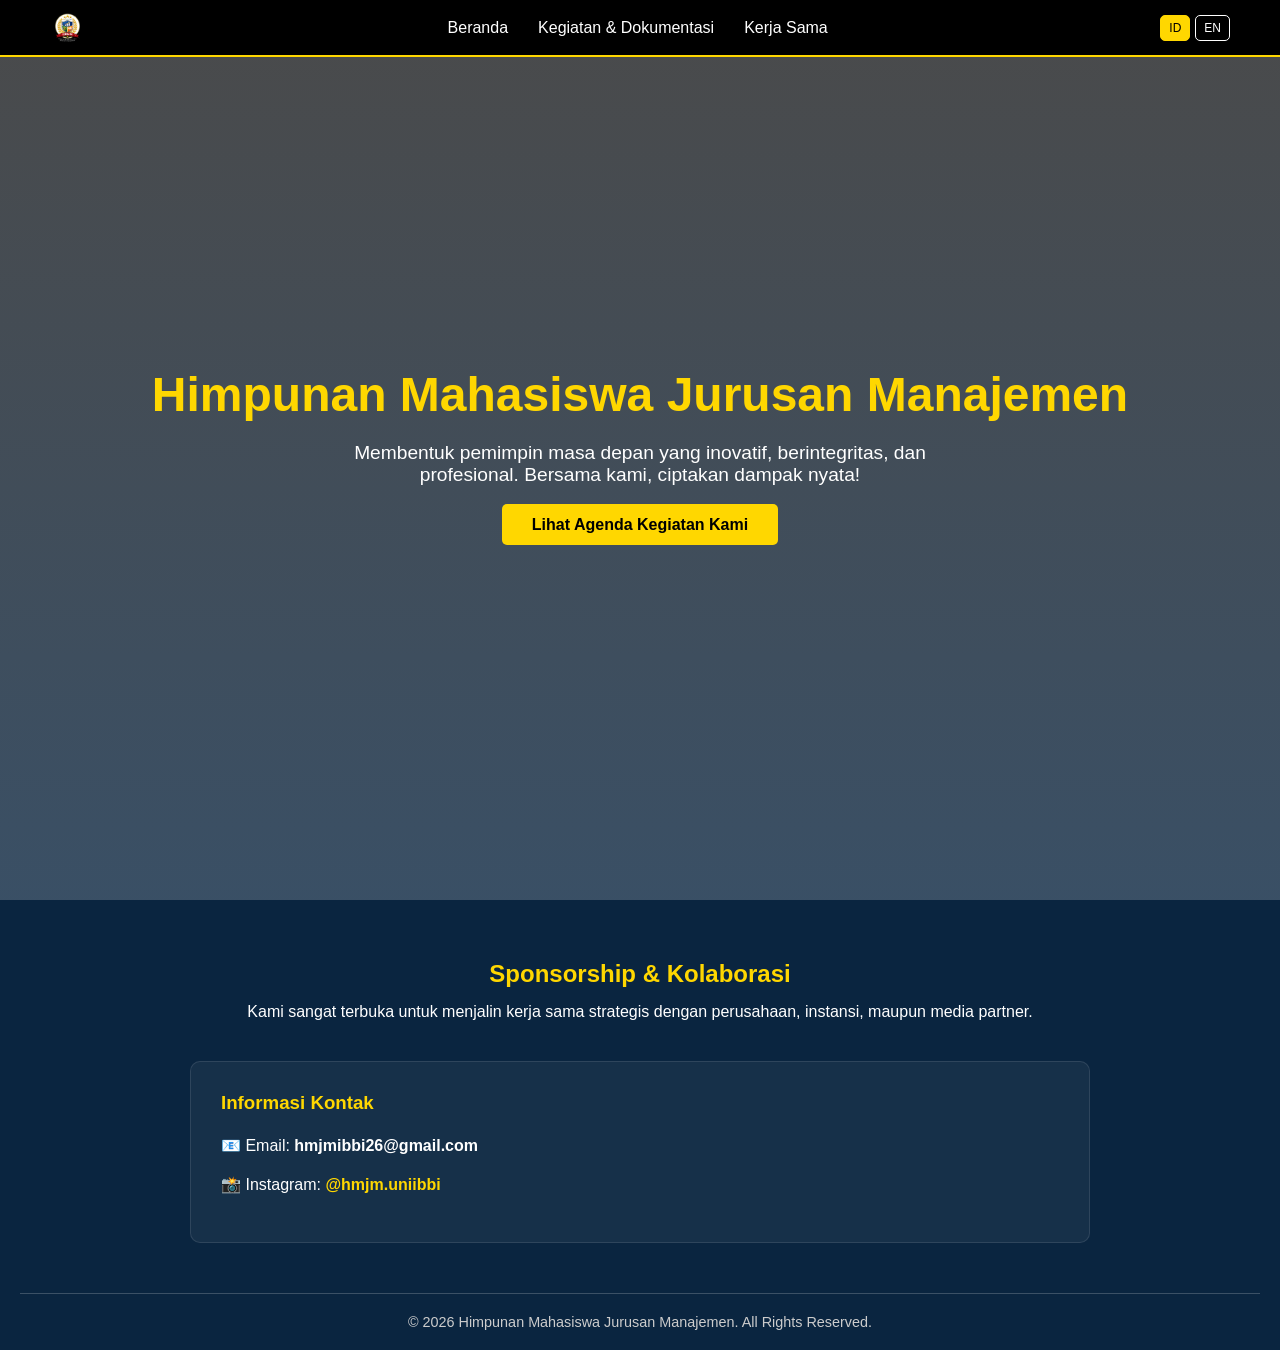
<file: index.html>
<!DOCTYPE html>
<html lang="id">
<head>
    <meta charset="UTF-8">
    <meta name="viewport" content="width=device-width, initial-scale=1.0">
    <title>Himpunan Mahasiswa Jurusan Manajemen - Beranda</title>
    <link rel="stylesheet" href="style.css">
</head>
<body>

    <nav id="navbar">
        <a href="index.html" class="logo-link">
            <img src="logohmjm.png" alt="Logo HMJM" class="logo-img">
        </a>
        
        <ul class="nav-links">
            <li><a id="nav-home" href="index.html">Beranda</a></li>
            <li><a id="nav-program" href="program.html">Kegiatan & Dokumentasi</a></li>
            <li><a id="nav-partner" href="kerjasama.html">Kerja Sama</a></li>
        </ul>

        <div class="lang-switch">
            <button id="lang-id" class="lang-btn active">ID</button>
            <button id="lang-en" class="lang-btn">EN</button>
        </div>
        <div class="burger">
            <div class="line1"></div>
            <div class="line2"></div>
            <div class="line3"></div>
        </div>
    </nav>

    <header id="beranda" class="hero-section">
        <div class="hero-content">
            <h1 id="hero-title">Himpunan Mahasiswa Jurusan Manajemen</h1>
            <p id="hero-subtitle">Membentuk pemimpin masa depan yang inovatif, berintegritas, dan profesional. Bersama kami, ciptakan dampak nyata!</p>
            <a id="hero-btn" href="program.html" class="btn">Lihat Agenda Kegiatan Kami</a>
        </div>
    </header>

    <footer id="kontak">
        <h2 id="footer-title">Sponsorship & Kolaborasi</h2>
        <p id="footer-text">Kami sangat terbuka untuk menjalin kerja sama strategis dengan perusahaan, instansi, maupun media partner.</p>
        
        <div class="contact-container">
            <div class="contact-info">
                <h3 id="contact-title">Informasi Kontak</h3>
                <p>📧 Email: <strong>hmjmibbi26@gmail.com</strong></p>
                <p>📸 Instagram: <strong><a href="https://www.instagram.com/hmjm.uniibbi/" target="_blank" style="color: #FFD700; text-decoration: none;">@hmjm.uniibbi</a></strong></p>
            </div>
        </div>

        <div class="footer-bottom">
            <p id="footer-copyright">&copy; 2026 Himpunan Mahasiswa Jurusan Manajemen. All Rights Reserved.</p>
        </div>
    </footer>

    <script src="script.js"></script>
</body>
</html>
</file>
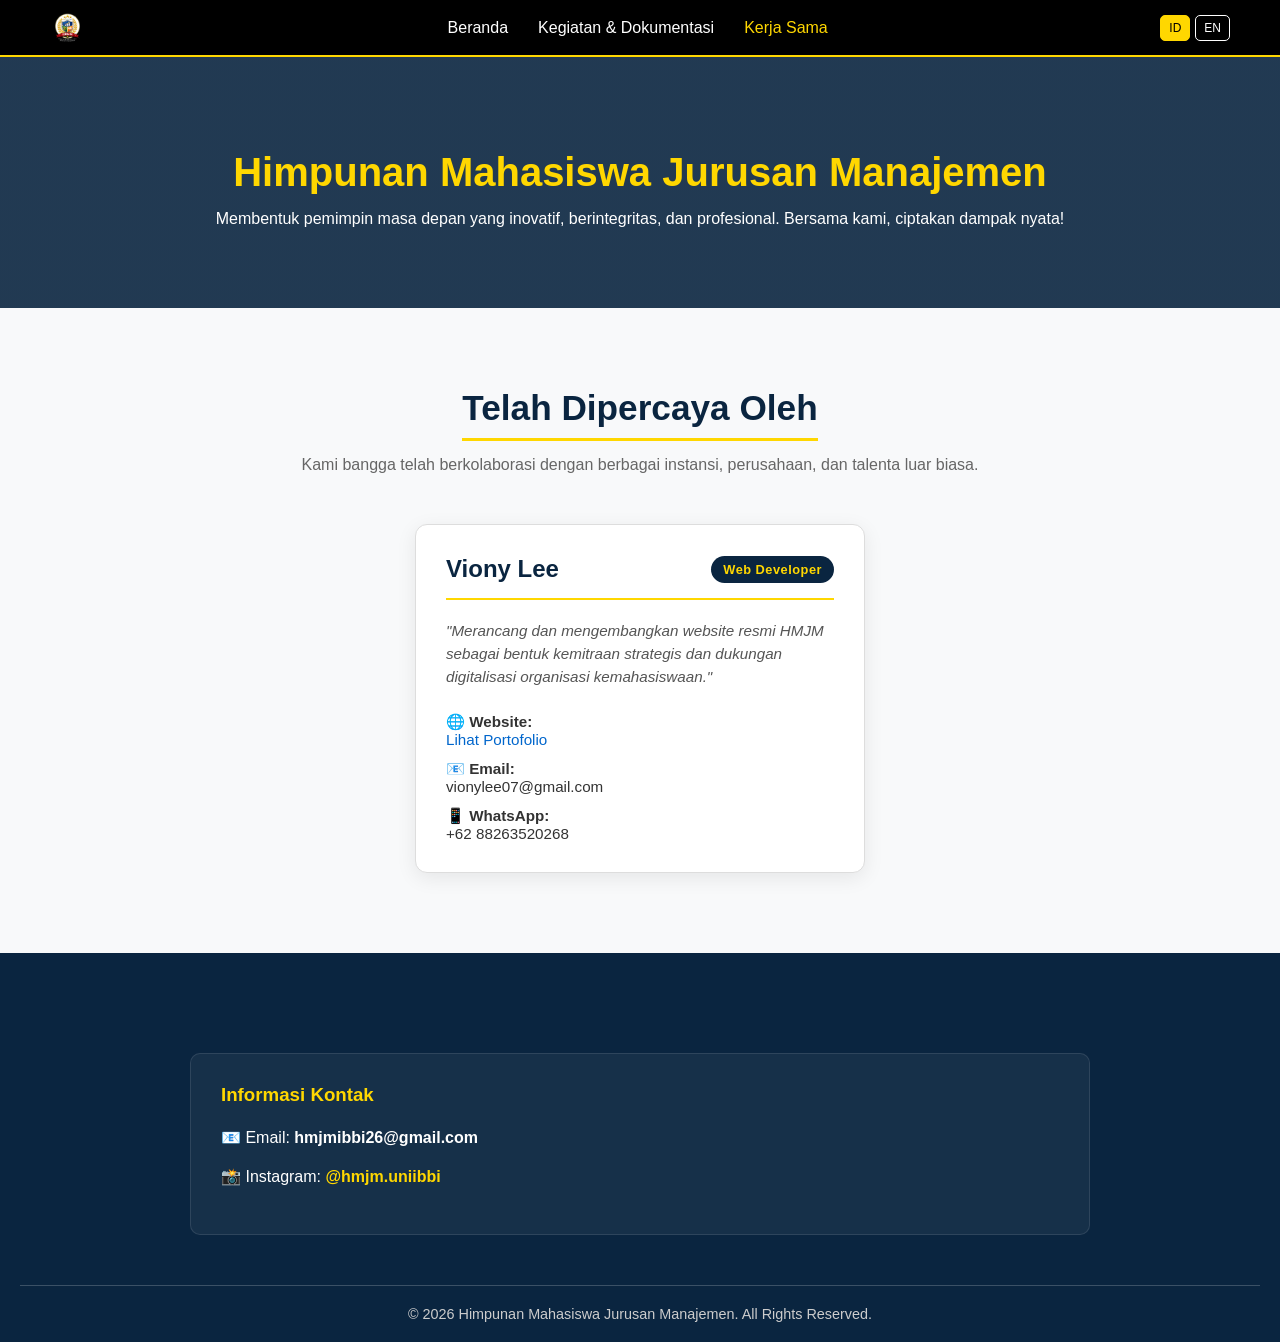
<file: kerjasama.html>
<!DOCTYPE html>
<html lang="id">
<head>
    <meta charset="UTF-8">
    <meta name="viewport" content="width=device-width, initial-scale=1.0">
    <title>Kerja Sama & Sponsorship - HMJM</title>
    <link rel="stylesheet" href="style.css">
</head>
<body class="page-program">

    <nav id="navbar" class="scrolled">
        <a href="index.html" class="logo-link">
            <img src="logohmjm.png" alt="Logo HMJM" class="logo-img">
        </a>
        <ul class="nav-links">
            <li><a id="nav-home" href="index.html">Beranda</a></li>
            <li><a id="nav-program" href="program.html">Kegiatan & Dokumentasi</a></li>
            <li><a id="nav-partner" href="kerjasama.html" style="color: #FFD700;">Kerja Sama</a></li>
        </ul>
        <div class="lang-switch">
            <button id="lang-id" class="lang-btn active">ID</button>
            <button id="lang-en" class="lang-btn">EN</button>
        </div>
        <div class="burger">
            <div class="line1"></div>
            <div class="line2"></div>
            <div class="line3"></div>
        </div>
    </nav>

    <header class="page-header">
        <h1 id="hero-title">Sponsorship & Kolaborasi</h1>
        <p id="hero-subtitle">Mari menjalin kemitraan strategis untuk menciptakan program-program yang berdampak positif bagi mahasiswa dan masyarakat.</p>
    </header>

    <section class="partners-section" style="background-color: #f8f9fa; padding: 80px 20px; text-align: center; min-height: 50vh;">
        <div class="section-title">
            <h2 id="partner-title">Telah Dipercaya Oleh</h2>
            <p id="partner-sub" style="color: #666; margin-bottom: 40px;">Kami bangga telah berkolaborasi dengan berbagai instansi, perusahaan, dan talenta luar biasa.</p>
        </div>
        
        <div class="partners-grid" style="display: flex; justify-content: center; align-items: center; flex-wrap: wrap; gap: 30px; max-width: 900px; margin: 0 auto;">
            
            <div class="partner-card" style="background: white; border: 1px solid #ddd; padding: 30px; border-radius: 12px; box-shadow: 0 5px 20px rgba(0,0,0,0.08); text-align: left; width: 100%; max-width: 450px; transition: transform 0.3s ease;">
                
                <div style="display: flex; justify-content: space-between; align-items: center; border-bottom: 2px solid #FFD700; padding-bottom: 15px; margin-bottom: 20px;">
                    <h3 id="partner-name" style="color: #0A2540; margin: 0; font-size: 1.5rem;">Viony Lee</h3>
                    <span id="partner-role" style="background-color: #0A2540; color: #FFD700; font-size: 0.8rem; padding: 6px 12px; border-radius: 20px; font-weight: bold; letter-spacing: 0.5px;">Web Developer</span>
                </div>
                
                <p style="color: #555; font-size: 0.95rem; margin-bottom: 25px; font-style: italic; line-height: 1.5;">
                    <span id="partner-desc">"Merancang dan mengembangkan website resmi HMJM sebagai bentuk kemitraan strategis dan dukungan digitalisasi organisasi kemahasiswaan."</span>
                </p>
                
                <p style="margin-bottom: 12px; font-size: 0.95rem;">
                    🌐 <strong>Website:</strong> <br>
                    <a href="https://vionylele.github.io/vionylee.github.io/" target="_blank" style="color: #0066cc; text-decoration: none;">Lihat Portofolio</a>
                </p>
                
                <p style="margin-bottom: 12px; font-size: 0.95rem;">
                    📧 <strong>Email:</strong> <br>
                    <a href="mailto:vionylee07@gmail.com" style="color: #333; text-decoration: none;">vionylee07@gmail.com</a>
                </p>
                
                <p style="margin-bottom: 0; font-size: 0.95rem;">
                    📱 <strong>WhatsApp:</strong> <br>
                    <a href="https://wa.me/6288263520268" target="_blank" style="color: #333; text-decoration: none;">+62 88263520268</a>
                </p>
            </div>

        </div>
    </section>
    <footer id="kontak">
        <div class="contact-container">
            <div class="contact-info">
                <h3 id="contact-title">Informasi Kontak</h3>
                <p>📧 Email: <strong>hmjmibbi26@gmail.com</strong></p>
                <p>📸 Instagram: <strong><a href="https://www.instagram.com/hmjm.uniibbi/" target="_blank" style="color: #FFD700; text-decoration: none;">@hmjm.uniibbi</a></strong></p>
            </div>
        </div>

        <div class="footer-bottom">
            <p id="footer-copyright">&copy; 2026 Himpunan Mahasiswa Jurusan Manajemen. All Rights Reserved.</p>
        </div>
    </footer>

    <script src="script.js"></script>
</body>
</html>
</file>
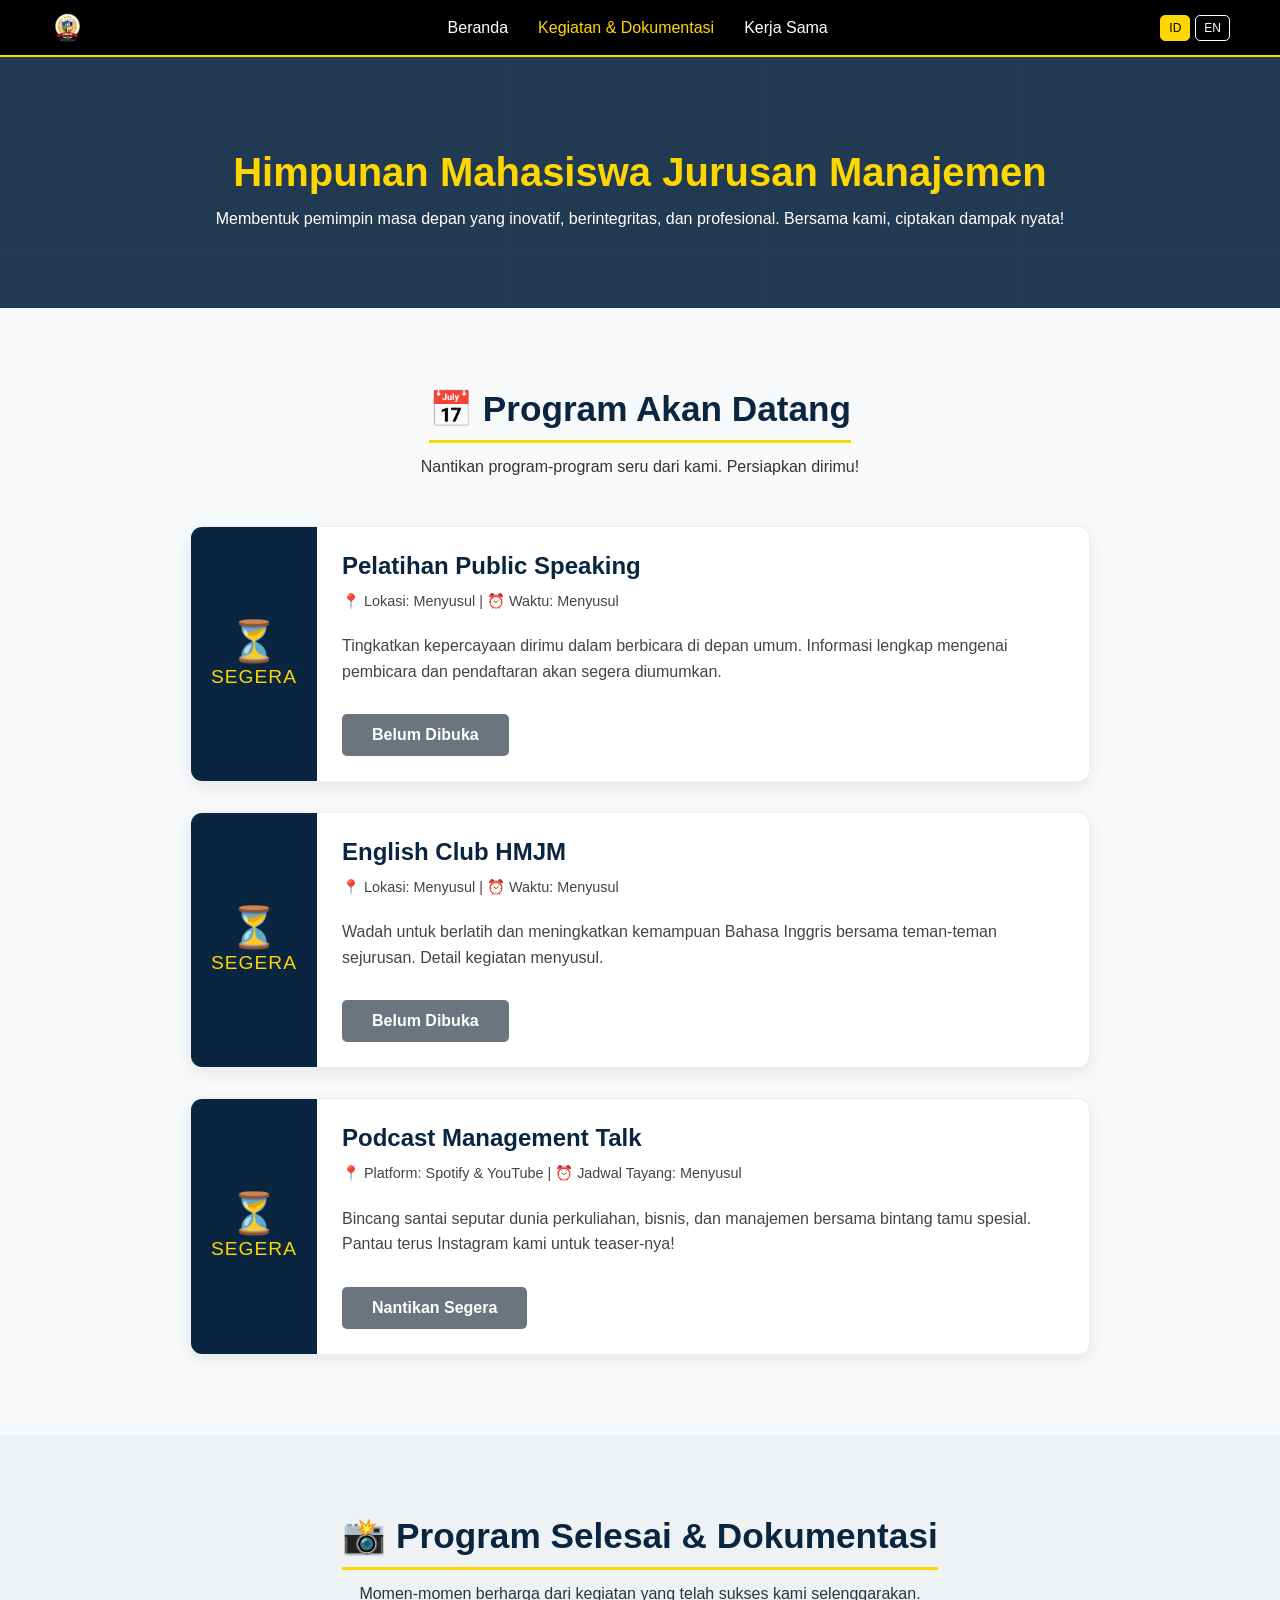
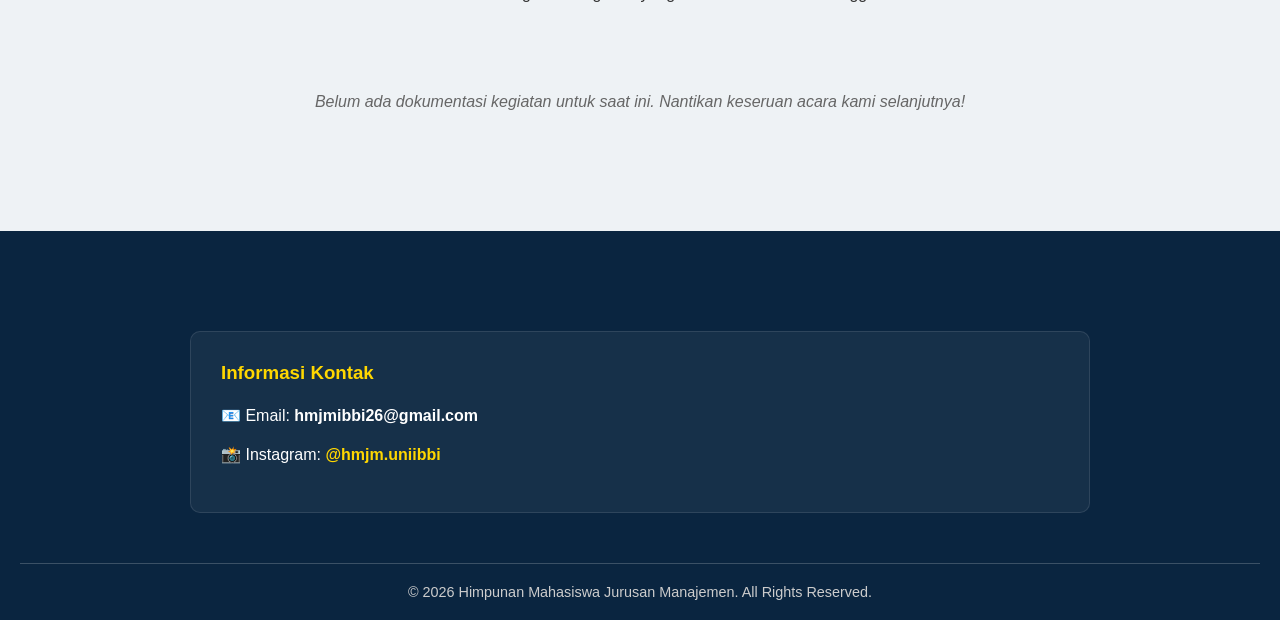
<file: program.html>
<!DOCTYPE html>
<html lang="id">
<head>
    <meta charset="UTF-8">
    <meta name="viewport" content="width=device-width, initial-scale=1.0">
    <title>Program & Kegiatan - HMJM</title>
    <link rel="stylesheet" href="style.css">
</head>
<body class="page-program">

    <nav id="navbar" class="scrolled">
        <a href="index.html" class="logo-link">
            <img src="logohmjm.png" alt="Logo HMJM" class="logo-img">
        </a>
        
        <ul class="nav-links">
            <li><a id="nav-home" href="index.html">Beranda</a></li>
            <li><a id="nav-program" href="program.html" style="color: #FFD700;">Kegiatan & Dokumentasi</a></li>
            <li><a id="nav-partner" href="kerjasama.html">Kerja Sama</a></li>
        </ul>
        <div class="lang-switch">
            <button id="lang-id" class="lang-btn active">ID</button>
            <button id="lang-en" class="lang-btn">EN</button>
        </div>
        <div class="burger">
            <div class="line1"></div>
            <div class="line2"></div>
            <div class="line3"></div>
        </div>
    </nav>

    <header class="page-header">
        <h1 id="hero-title">Program & Kegiatan HMJM</h1>
        <p id="hero-subtitle">Jadilah bagian dari perjalanan kami dalam mengembangkan potensi dan membangun relasi.</p>
    </header>

    <section class="upcoming-section">
        <div class="section-title">
            <h2 id="section-title">📅 Program Akan Datang</h2>
            <p id="section-sub">Nantikan program-program seru dari kami. Persiapkan dirimu!</p>
        </div>

        <div class="agenda-container">
            
            <div class="agenda-card">
                <div class="agenda-date">
                    <span class="day">⏳</span>
                    <span class="month">Segera</span>
                </div>
                <div class="agenda-info">
                    <h3 id="card1-title">Pelatihan Public Speaking</h3>
                    <p id="card1-meta" class="agenda-meta">📍 Lokasi: Menyusul | ⏰ Waktu: Menyusul</p>
                    <p id="card1-desc"><strong>Status: Coming Soon.</strong><br>Tingkatkan kepercayaan dirimu dalam berbicara di depan umum. Informasi lengkap mengenai pembicara dan pendaftaran akan segera diumumkan.</p>
                    <a id="card1-btn" href="#" class="btn btn-register" style="background-color: #6c757d; cursor: not-allowed; pointer-events: none;">Belum Dibuka</a>
                </div>
            </div>

            <div class="agenda-card">
                <div class="agenda-date">
                    <span class="day">⏳</span>
                    <span class="month">Segera</span>
                </div>
                <div class="agenda-info">
                    <h3 id="card2-title">English Club HMJM</h3>
                    <p id="card2-meta" class="agenda-meta">📍 Lokasi: Menyusul | ⏰ Waktu: Menyusul</p>
                    <p id="card2-desc"><strong>Status: Coming Soon.</strong><br>Wadah untuk berlatih dan meningkatkan kemampuan Bahasa Inggris bersama teman-teman sejurusan. Detail kegiatan menyusul.</p>
                    <a id="card2-btn" href="#" class="btn btn-register" style="background-color: #6c757d; cursor: not-allowed; pointer-events: none;">Belum Dibuka</a>
                </div>
            </div>

            <div class="agenda-card">
                <div class="agenda-date">
                    <span class="day">⏳</span>
                    <span class="month">Segera</span>
                </div>
                <div class="agenda-info">
                    <h3 id="card3-title">Podcast Management Talk</h3>
                    <p id="card3-meta" class="agenda-meta">📍 Platform: Spotify & YouTube | ⏰ Jadwal Tayang: Menyusul</p>
                    <p id="card3-desc"><strong>Status: Coming Soon.</strong><br>Bincang santai seputar dunia perkuliahan, bisnis, dan manajemen bersama bintang tamu spesial. Pantau terus Instagram kami untuk teaser-nya!</p>
                    <a id="card3-btn" href="#" class="btn btn-register" style="background-color: #6c757d; cursor: not-allowed; pointer-events: none;">Nantikan Segera</a>
                </div>
            </div>

        </div>
    </section>

    <section class="past-section">
        <div class="section-title">
            <h2 id="done-title">📸 Program Selesai & Dokumentasi</h2>
            <p id="done-sub">Momen-momen berharga dari kegiatan yang telah sukses kami selenggarakan.</p>
        </div>

        <div class="gallery-grid" style="display: block; text-align: center;">
            <p style="color: #666; font-style: italic; padding: 40px 0;">Belum ada dokumentasi kegiatan untuk saat ini. Nantikan keseruan acara kami selanjutnya!</p>
        </div>
    </section>

    <footer id="kontak">
         <div class="contact-container">
            <div class="contact-info">
                <h3 id="contact-title">Informasi Kontak</h3>
                <p>📧 Email: <strong>hmjmibbi26@gmail.com</strong></p>
                <p>📸 Instagram: <strong><a href="https://www.instagram.com/hmjm.uniibbi/" target="_blank" style="color: #FFD700; text-decoration: none;">@hmjm.uniibbi</a></strong></p>
            </div>
        </div>

        <div class="footer-bottom">
            <p id="footer-copyright">&copy; 2026 Himpunan Mahasiswa Jurusan Manajemen. All Rights Reserved.</p>
        </div>
    </footer>

    <script src="script.js"></script>
</body>
</html>
</file>
<file: style.css>
/* =========================================
   Reset & Base Styles
========================================= */
* {
    margin: 0;
    padding: 0;
    box-sizing: border-box;
    font-family: 'Segoe UI', Tahoma, Geneva, Verdana, sans-serif;
    scroll-behavior: smooth;
}

body {
    background-color: #f8f9fa;
    color: #333;
}

/* =========================================
   Navigasi (Navbar) & Logo
========================================= */
nav {
    display: flex;
    justify-content: space-between;
    align-items: center;
    padding: 10px 50px;
    background-color: #000000; /* Diubah menjadi Hitam agar menyatu dengan background logo JPG */
    color: white;
    position: fixed;
    width: 100%;
    top: 0;
    z-index: 1000;
    transition: background 0.3s ease;
    border-bottom: 2px solid #FFD700; /* Garis emas tipis di bawah navbar */
}

.lang-switch {
    display: flex;
    gap: 5px;
}

nav.scrolled {
    background-color: #111111;
    box-shadow: 0 4px 6px rgba(0,0,0,0.3);
}

/* Pengaturan Ukuran Logo */
.logo-link {
    display: flex;
    align-items: center;
}

.logo-img {
    height: 35px; /* Diperkecil agar tidak kebesaran */
    width: auto;
    object-fit: contain;
    display: block;
}

.nav-links {
    list-style: none;
    display: flex;
}

.nav-links li {
    margin-left: 30px;
}

.lang-switch {
    display: flex;
    gap: 5px;
    position: relative;
    z-index: 9999;
}

.lang-btn {
    border: 1px solid #fff;
    background: transparent;
    color: #fff;
    padding: 5px 8px;
    border-radius: 5px;
    cursor: pointer;
    font-size: 0.75rem;
    pointer-events: auto;
    display: inline-block;
}

.lang-btn.active {
    background: #FFD700;
    color: #000;
    border-color: #FFD700;
}

/* Responsive Navbar */
@media (max-width: 768px) {
    nav {
        padding: 10px 20px;
    }
    .nav-links {
        flex-direction: column;
        position: absolute;
        top: 60px;
        right: 0;
        width: 100%;
        background: #0A2540;
        display: none;
        text-align: center;
        padding: 20px 0;
        z-index: 999;
    }
    .nav-links li {
        margin: 15px 0;
    }
    .burger {
        display: block;
    }
    .lang-switch {
        position: absolute;
        right: 70px;
        top: 10px;
        display: flex;
        gap: 5px;
    }
    .lang-btn {
        border: 1px solid #fff;
        background: transparent;
        color: #fff;
        padding: 5px 8px;
        border-radius: 5px;
        cursor: pointer;
        font-size: 0.75rem;
    }
    .lang-btn.active {
        background: #FFD700;
        color: #000;
        border-color: #FFD700;
    }
}

@media (max-width: 480px) {
    .logo-img {
        height: 28px;
    }
    .hero-content h1 {
        font-size: 2rem;
    }
    .hero-content p {
        font-size: 1rem;
    }
}

.nav-links a {
    color: white;
    text-decoration: none;
    font-weight: 500;
    transition: color 0.3s;
}

.nav-links a:hover {
    color: #FFD700;
}

.burger {
    display: none;
    cursor: pointer;
}

.burger div {
    width: 25px;
    height: 3px;
    background-color: white;
    margin: 5px;
    transition: all 0.3s ease;
}

/* =========================================
   Hero Section (Beranda)
========================================= */
.hero-section {
    height: 100vh;
    background: linear-gradient(rgba(0, 0, 0, 0.7), rgba(10, 37, 64, 0.8)), url('https://images.unsplash.com/photo-1521737604893-d14cc237f11d?ixlib=rb-4.0.3&auto=format&fit=crop&w=1920&q=80') center/cover;
    display: flex;
    justify-content: center;
    align-items: center;
    text-align: center;
    color: white;
    padding: 0 20px;
}

.hero-content h1 {
    font-size: 3rem;
    margin-bottom: 20px;
    color: #FFD700;
}

.hero-content p {
    font-size: 1.2rem;
    margin-bottom: 30px;
    max-width: 600px;
    margin-left: auto;
    margin-right: auto;
}

.btn {
    padding: 12px 30px;
    background-color: #FFD700;
    color: #000;
    text-decoration: none;
    font-weight: bold;
    border-radius: 5px;
    transition: background 0.3s;
    border: none;
    cursor: pointer;
}

.btn:hover {
    background-color: #e6c200;
}

/* =========================================
   Sections Umum & Tentang Kami
========================================= */
section {
    padding: 100px 20px 80px 20px; /* Padding atas ditambahkan agar tidak tertutup navbar */
    text-align: center;
}

section h2 {
    font-size: 2.5rem;
    margin-bottom: 20px;
    color: #0A2540;
}

.about-section p {
    max-width: 800px;
    margin: 0 auto 40px auto;
    line-height: 1.6;
}

.visi-misi {
    display: flex;
    justify-content: center;
    gap: 30px;
    flex-wrap: wrap;
}

.box {
    background: white;
    padding: 30px;
    border-radius: 10px;
    box-shadow: 0 4px 15px rgba(0,0,0,0.08);
    width: 350px;
}

.box h3 {
    color: #0A2540;
    margin-bottom: 15px;
    border-bottom: 2px solid #FFD700;
    display: inline-block;
    padding-bottom: 5px;
}

/* =========================================
   Agenda & Kegiatan (Sistem Tab)
========================================= */
.events-section {
    background-color: #eef2f5;
}

.tabs {
    display: flex;
    justify-content: center;
    gap: 15px;
    margin-bottom: 30px;
    flex-wrap: wrap;
}

.tab-btn {
    padding: 10px 25px;
    border: 2px solid #0A2540;
    background-color: transparent;
    color: #0A2540;
    font-weight: bold;
    border-radius: 5px;
    cursor: pointer;
    transition: all 0.3s ease;
}

.tab-btn:hover {
    background-color: #0A2540;
    color: white;
}

.tab-btn.active {
    background-color: #0A2540;
    color: #FFD700;
}

.tab-content {
    display: none;
    animation: fadeIn 0.5s;
}

.tab-content.active {
    display: block;
}

@keyframes fadeIn {
    from { opacity: 0; transform: translateY(15px); }
    to { opacity: 1; transform: translateY(0); }
}

.event-card {
    background: white;
    padding: 30px;
    border-radius: 10px;
    max-width: 800px;
    margin: 0 auto;
    text-align: left;
    border-left: 5px solid #FFD700;
    box-shadow: 0 4px 10px rgba(0,0,0,0.05);
}

.event-card h3 {
    color: #0A2540;
    margin-bottom: 10px;
}

.event-card p {
    margin-bottom: 15px;
    line-height: 1.6;
}

.btn-register {
    display: inline-block;
    background-color: #28a745;
    color: white;
    margin-top: 10px;
}

.btn-register:hover {
    background-color: #218838;
}

.dokum-grid {
    display: grid;
    grid-template-columns: repeat(auto-fit, minmax(200px, 1fr));
    gap: 15px;
    margin-top: 20px;
}

.dokum-grid img {
    width: 100%;
    height: 180px;
    object-fit: cover;
    border-radius: 8px;
    border: 2px solid #ddd;
    transition: transform 0.3s;
}

.dokum-grid img:hover {
    transform: scale(1.05);
}

/* =========================================
   Footer & Sponsorship / Kerja Sama
========================================= */
footer {
    background-color: #0A2540;
    color: white;
    text-align: center;
    padding: 60px 20px 20px 20px;
}

footer h2 {
    color: #FFD700;
    margin-bottom: 15px;
}

.contact-container {
    display: flex;
    justify-content: center;
    gap: 40px;
    max-width: 900px;
    margin: 40px auto;
    flex-wrap: wrap;
    text-align: left;
}

.contact-info {
    flex: 1;
    min-width: 300px;
    background: rgba(255, 255, 255, 0.05);
    padding: 30px;
    border-radius: 10px;
    border: 1px solid rgba(255, 255, 255, 0.1);
}

.contact-info h3 {
    color: #FFD700;
    margin-bottom: 20px;
}

.contact-info p {
    margin-bottom: 15px;
    font-size: 1rem;
    line-height: 1.5;
}

.collab-form {
    display: flex;
    flex-direction: column;
    gap: 15px;
}

.collab-form input, .collab-form textarea {
    width: 100%;
    padding: 12px;
    border: none;
    border-radius: 5px;
    font-size: 1rem;
    background-color: #f8f9fa;
}

.collab-form input:focus, .collab-form textarea:focus {
    outline: 2px solid #FFD700;
}

.footer-bottom {
    margin-top: 50px;
    border-top: 1px solid rgba(255, 255, 255, 0.2);
    padding-top: 20px;
    font-size: 0.9rem;
    color: #ccc;
}

/* =========================================
   Responsive Design untuk HP
========================================= */
@media screen and (max-width: 768px) {
    nav {
        padding: 15px 20px;
    }
    .nav-links {
        display: none;
    }
    .burger {
        display: block;
    }
    .hero-content h1 {
        font-size: 2rem;
    }
    .contact-container {
        flex-direction: column;
    }
}

/* =========================================
   Halaman Khusus Program & Kegiatan
========================================= */

/* Header Halaman Khusus */
.page-header {
    background: linear-gradient(rgba(10, 37, 64, 0.9), rgba(10, 37, 64, 0.9)), url('https://images.unsplash.com/photo-1492538368677-f6e0afe31dcc?ixlib=rb-4.0.3&auto=format&fit=crop&w=1920&q=80') center/cover;
    padding: 150px 20px 80px 20px;
    text-align: center;
    color: white;
}

.page-header h1 {
    color: #FFD700;
    font-size: 2.5rem;
    margin-bottom: 15px;
}

.section-title {
    text-align: center;
    margin-bottom: 50px;
}

.section-title h2 {
    color: #0A2540;
    font-size: 2.2rem;
    display: inline-block;
    border-bottom: 3px solid #FFD700;
    padding-bottom: 10px;
    margin-bottom: 15px;
}

/* --- Program Akan Datang --- */
.upcoming-section {
    background-color: #f8f9fa;
    padding: 80px 20px;
}

.agenda-container {
    max-width: 900px;
    margin: 0 auto;
    display: flex;
    flex-direction: column;
    gap: 30px;
}

.agenda-card {
    display: flex;
    background: white;
    border-radius: 12px;
    overflow: hidden;
    box-shadow: 0 5px 15px rgba(0,0,0,0.08);
    transition: transform 0.3s;
    border: 1px solid #eee;
}

.agenda-card:hover {
    transform: translateY(-5px);
    box-shadow: 0 8px 25px rgba(0,0,0,0.12);
}

.agenda-date {
    background-color: #0A2540;
    color: #FFD700;
    min-width: 120px;
    display: flex;
    flex-direction: column;
    justify-content: center;
    align-items: center;
    padding: 20px;
}

.agenda-date .day {
    font-size: 2.5rem;
    font-weight: bold;
    line-height: 1;
}

.agenda-date .month {
    font-size: 1.2rem;
    text-transform: uppercase;
    letter-spacing: 1px;
    margin-top: 5px;
}

.agenda-info {
    padding: 25px;
    text-align: left;
    flex: 1;
}

.agenda-info h3 {
    color: #0A2540;
    font-size: 1.5rem;
    margin-bottom: 10px;
}

.agenda-meta {
    color: #666;
    font-size: 0.9rem;
    margin-bottom: 15px;
    font-weight: 500;
}

.agenda-info p {
    margin-bottom: 20px;
    line-height: 1.6;
    color: #444;
}

/* --- Program Sudah Lewat (Galeri Dokumentasi) --- */
.past-section {
    background-color: #eef2f5;
    padding: 80px 20px;
}

.gallery-grid {
    display: grid;
    grid-template-columns: repeat(auto-fit, minmax(300px, 1fr));
    gap: 20px;
    max-width: 1100px;
    margin: 0 auto;
}

.gallery-item {
    position: relative;
    border-radius: 10px;
    overflow: hidden;
    height: 250px;
    cursor: pointer;
}

.gallery-item img {
    width: 100%;
    height: 100%;
    object-fit: cover;
    transition: transform 0.5s ease;
}

.gallery-overlay {
    position: absolute;
    bottom: 0;
    left: 0;
    right: 0;
    background: linear-gradient(transparent, rgba(0,0,0,0.9));
    color: white;
    padding: 20px;
    text-align: left;
    transform: translateY(20px);
    opacity: 0;
    transition: all 0.3s ease;
}

.gallery-overlay h3 {
    color: #FFD700;
    margin-bottom: 5px;
    font-size: 1.2rem;
}

.gallery-overlay p {
    font-size: 0.9rem;
    color: #ccc;
    margin-bottom: 0;
}

.gallery-item:hover img {
    transform: scale(1.1);
}

.gallery-item:hover .gallery-overlay {
    transform: translateY(0);
    opacity: 1;
}

/* Responsif untuk HP */
@media screen and (max-width: 768px) {
    .agenda-card {
        flex-direction: column;
    }
    .agenda-date {
        min-height: 100px;
    }
}
</file>
